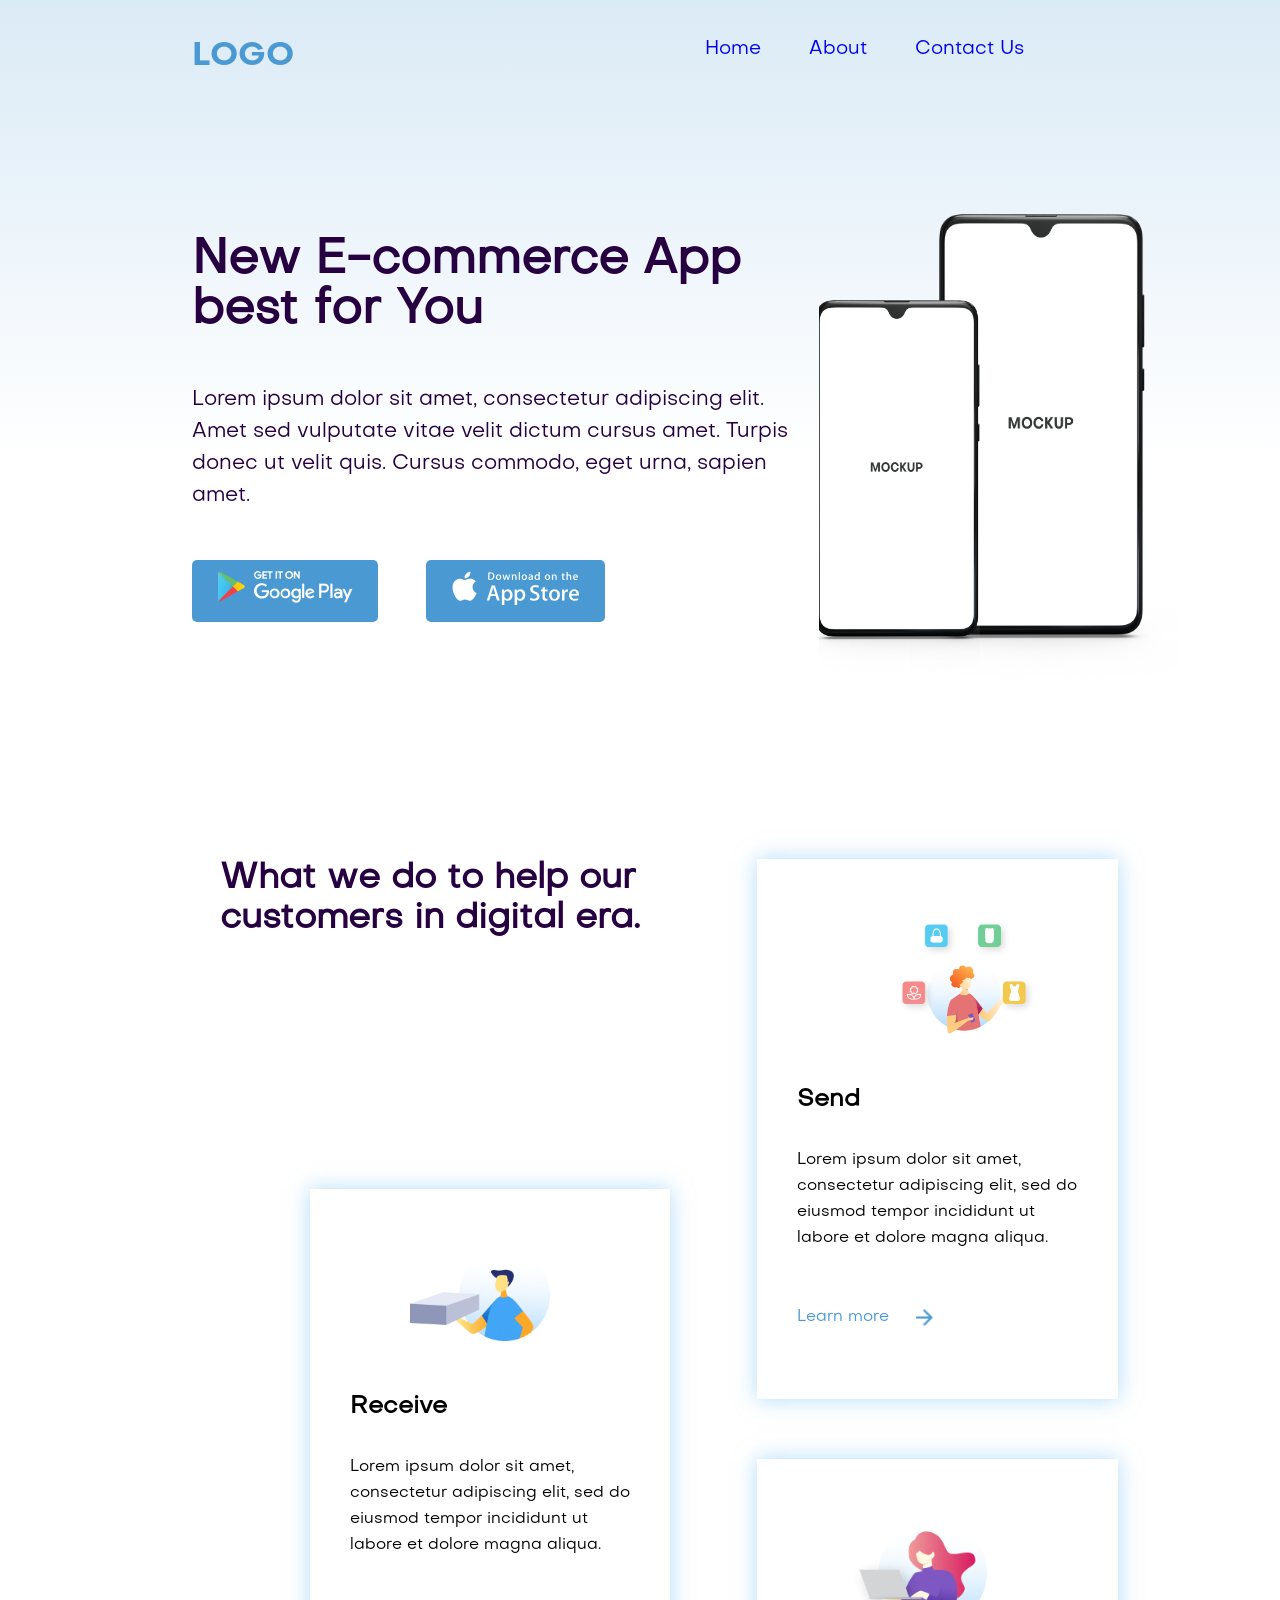
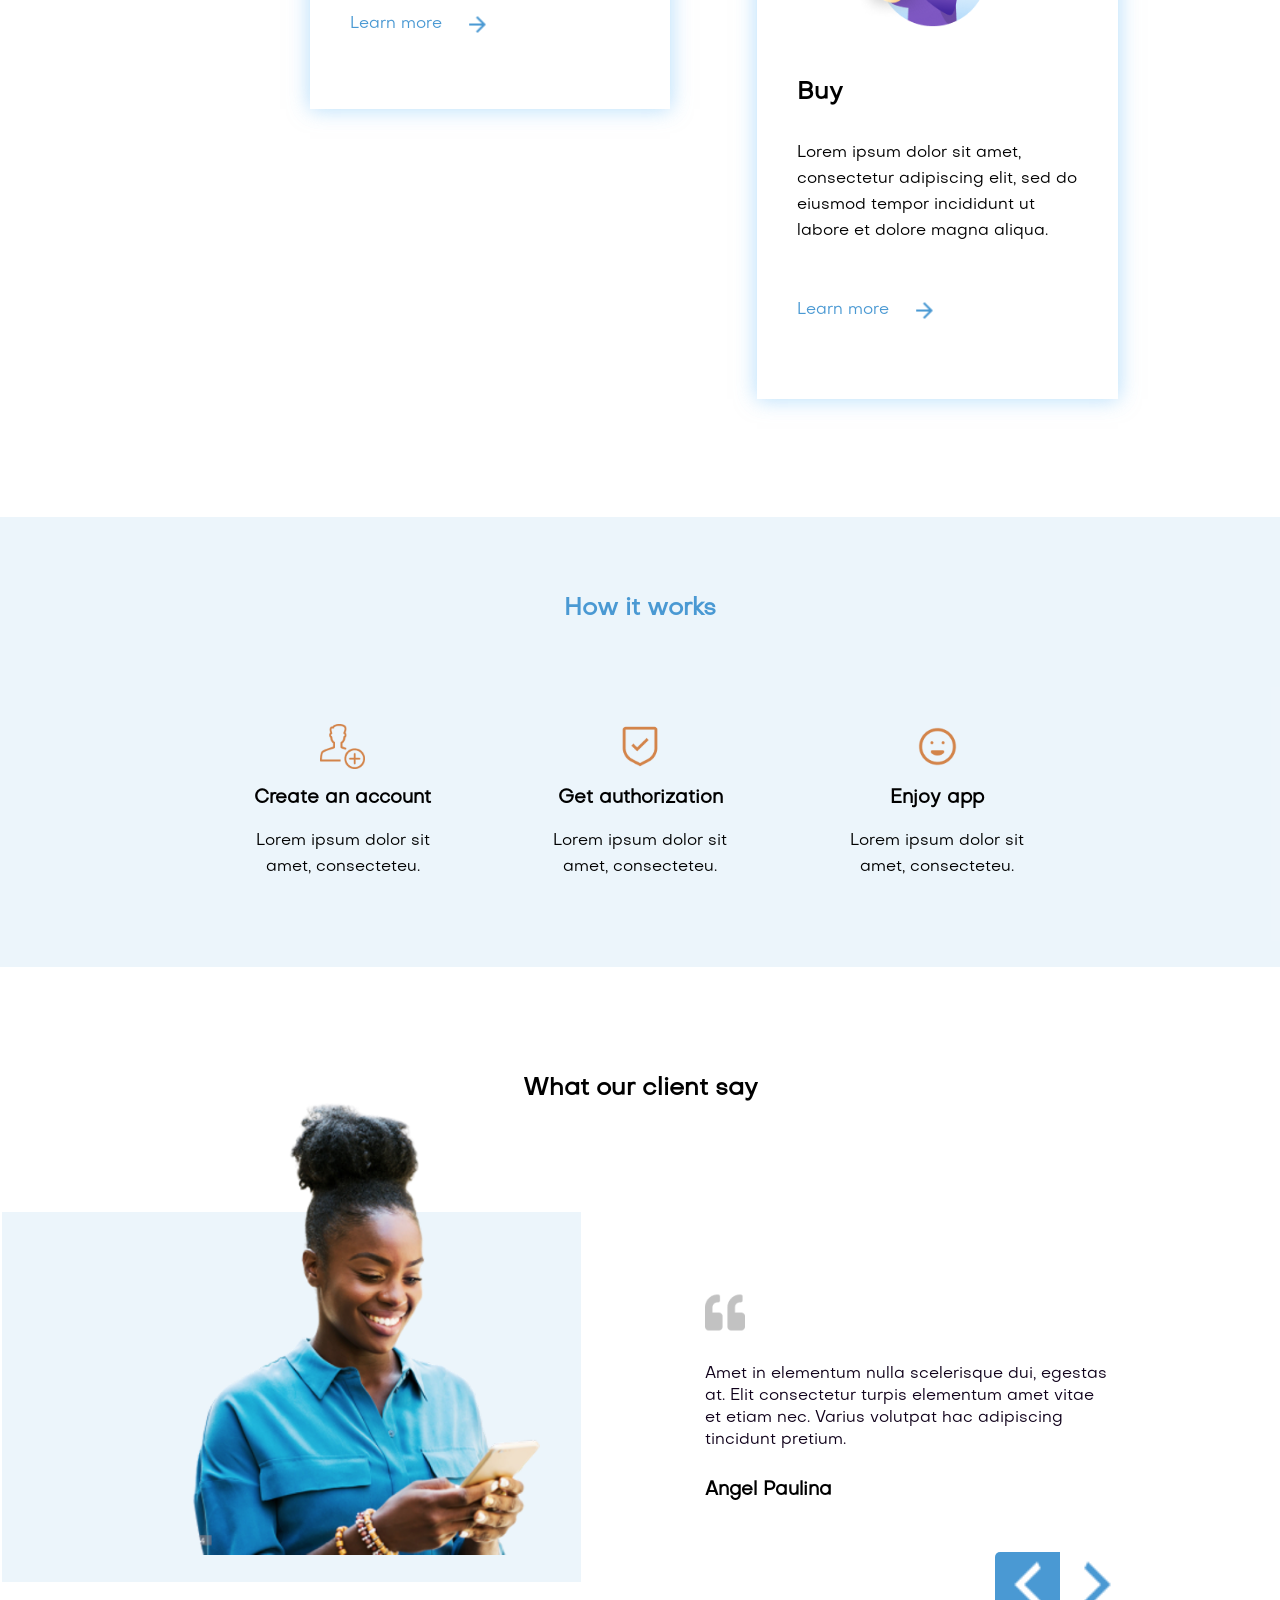
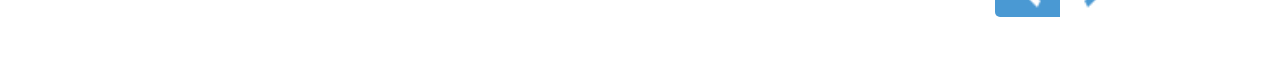
<file: CSS Advanced practice/E-comerce/index.html>
<!DOCTYPE html>
<html lang="en">
<head>
    <meta charset="UTF-8">
    <meta name="viewport" content="width=device-width, initial-scale=1.0">
    <link rel="stylesheet" href="styles.css">
    <title>E-comerce web</title>
</head>
<body>
   <div class="container">
        <nav>
            <h2 class="logo">LOGO</h2>
            <ul class="nav-items">
                <li class="nav-item"><a href="./home">Home</a></li>
                <li class="nav-item"><a href="#">About</a></li>
                <li class="nav-item"><a href="./contact">Contact Us</a></li>
            </ul>
        </nav>
        <section class="first-ad">
            <!-- The first righ div -->
            <div class="e-com">
                <h1>New E-commerce App best for You</h1>
                <p>Lorem ipsum dolor sit amet, consectetur adipiscing elit. Amet sed vulputate vitae velit dictum cursus amet. Turpis donec ut velit quis. Cursus commodo, eget urna, sapien amet. </p>
                <!-- the google- -->
                <div class="download-btns">
                    <div class="google-play">
                        <img src="./images/google_play.png" alt="">
                    </div>
                    <div class="apple">
                        <img src="./images/apple.png" alt="">
                    </div>
                </div>
                <!-- The second right div with mockup -->
            </div>
            <figure>
                <img id="lower" src="./images/mockup.png" alt="">
                <img id="upper" src="./images/mockup.png" alt="">
            </figure>
                
        </section>
        <section class="money-transfer">
            <div class="trans-items">
                <div class="itemo what"><h4>What we do to help our customers in digital era.</h4></div>
                <div class="item receive">
                    <img src="./images/receive_image.png" alt="">
                    <h2>Receive</h2>
                    <p class="trans-parag">Lorem ipsum dolor sit amet, consectetur adipiscing elit, sed do eiusmod tempor incididunt ut labore et dolore magna aliqua. </p>
                    <div class="direction">
                        <a href="#">Learn more</a>
                        <img src="./images/arrow.png" alt="">
                    </div>
                </div>
                <div class="item send">
                    <img src="./images/send_image.png" alt="">
                    <h2>Send</h2>
                    <p class="trans-parag">Lorem ipsum dolor sit amet, consectetur adipiscing elit, sed do eiusmod tempor incididunt ut labore et dolore magna aliqua. </p>
                    <div class="direction">
                        <a href="#">Learn more</a>
                        <img src="./images/arrow.png" alt="">
                    </div>
                </div>
                <div class="item buy">
                    <img src="./images/buy_img.png" alt="">
                    <h2>Buy</h2>
                    <p class="trans-parag">Lorem ipsum dolor sit amet, consectetur adipiscing elit, sed do eiusmod tempor incididunt ut labore et dolore magna aliqua. </p>
                    <div class="direction">
                        <a href="#">Learn more</a>
                        <img src="./images/arrow.png" alt="">
                    </div>
                </div>
            </div>
        </section>
        <div class="middle">
            <!-- This is the section of how it works -->

            <h2>How it works</h2>
            <div class="how">
                <div class="items create">
                    <img src="./images/create_account.png" alt="">
                    <h3>Create an account</h3>
                    <p>Lorem ipsum dolor sit amet, consecteteu.</p>
                </div>
                <div class="items authorize">
                    <img src="./images/get_authorization.png" alt="">
                    <h3>Get authorization</h3>
                    <p>Lorem ipsum dolor sit amet, consecteteu.</p>
                </div>
                <div class="items enjoy">
                    <img src="./images/enjoy_app.png" alt="">
                    <h3>Enjoy app</h3>
                    <p>Lorem ipsum dolor sit amet, consecteteu.</p>
                </div>
            </div>
        </div>
        <!-- This is the section of what our clients say -->
        <div class="client-say">
            <h2>What our client say</h2>
            <div class="client-items">
                <div class="client-item person">
                    <img src="./images/person.png" alt="The client person">
                </div>
                <div class="client-item words">
                    <div class="client-right comment">
                        <img src="./images/quotes.png" alt="">
                        <p>Amet in elementum nulla scelerisque dui, egestas at. Elit consectetur turpis elementum amet vitae et etiam nec. Varius volutpat hac adipiscing tincidunt pretium.</p>
                        <h3>Angel Paulina</h3>
                    </div>
                        <div class="client-right arrows">
                            <img id="blue" src="./images/less.png" alt="">
                            <img id="white" src="./images/greater.png" alt="">
                        </div>
                </div>
            </div>
        </div>
   </div>
   
</body>
</html>
</file>
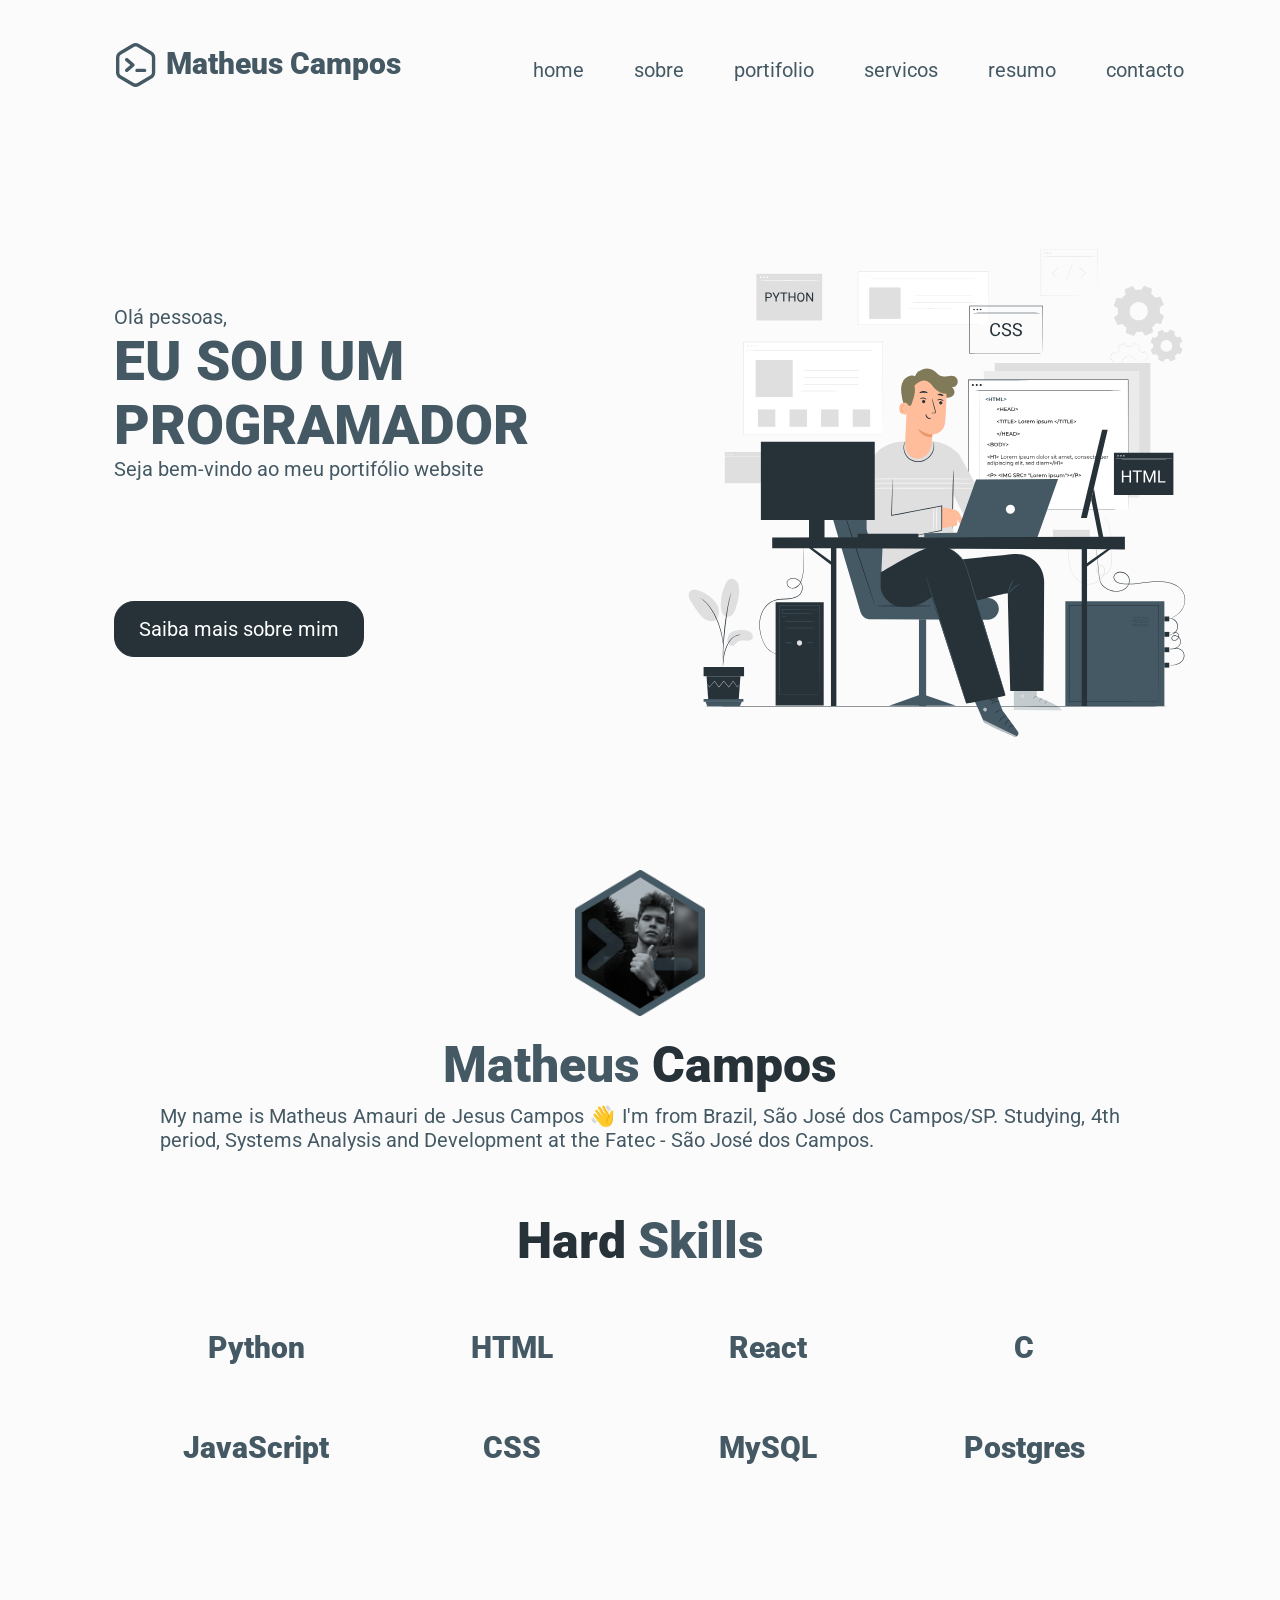
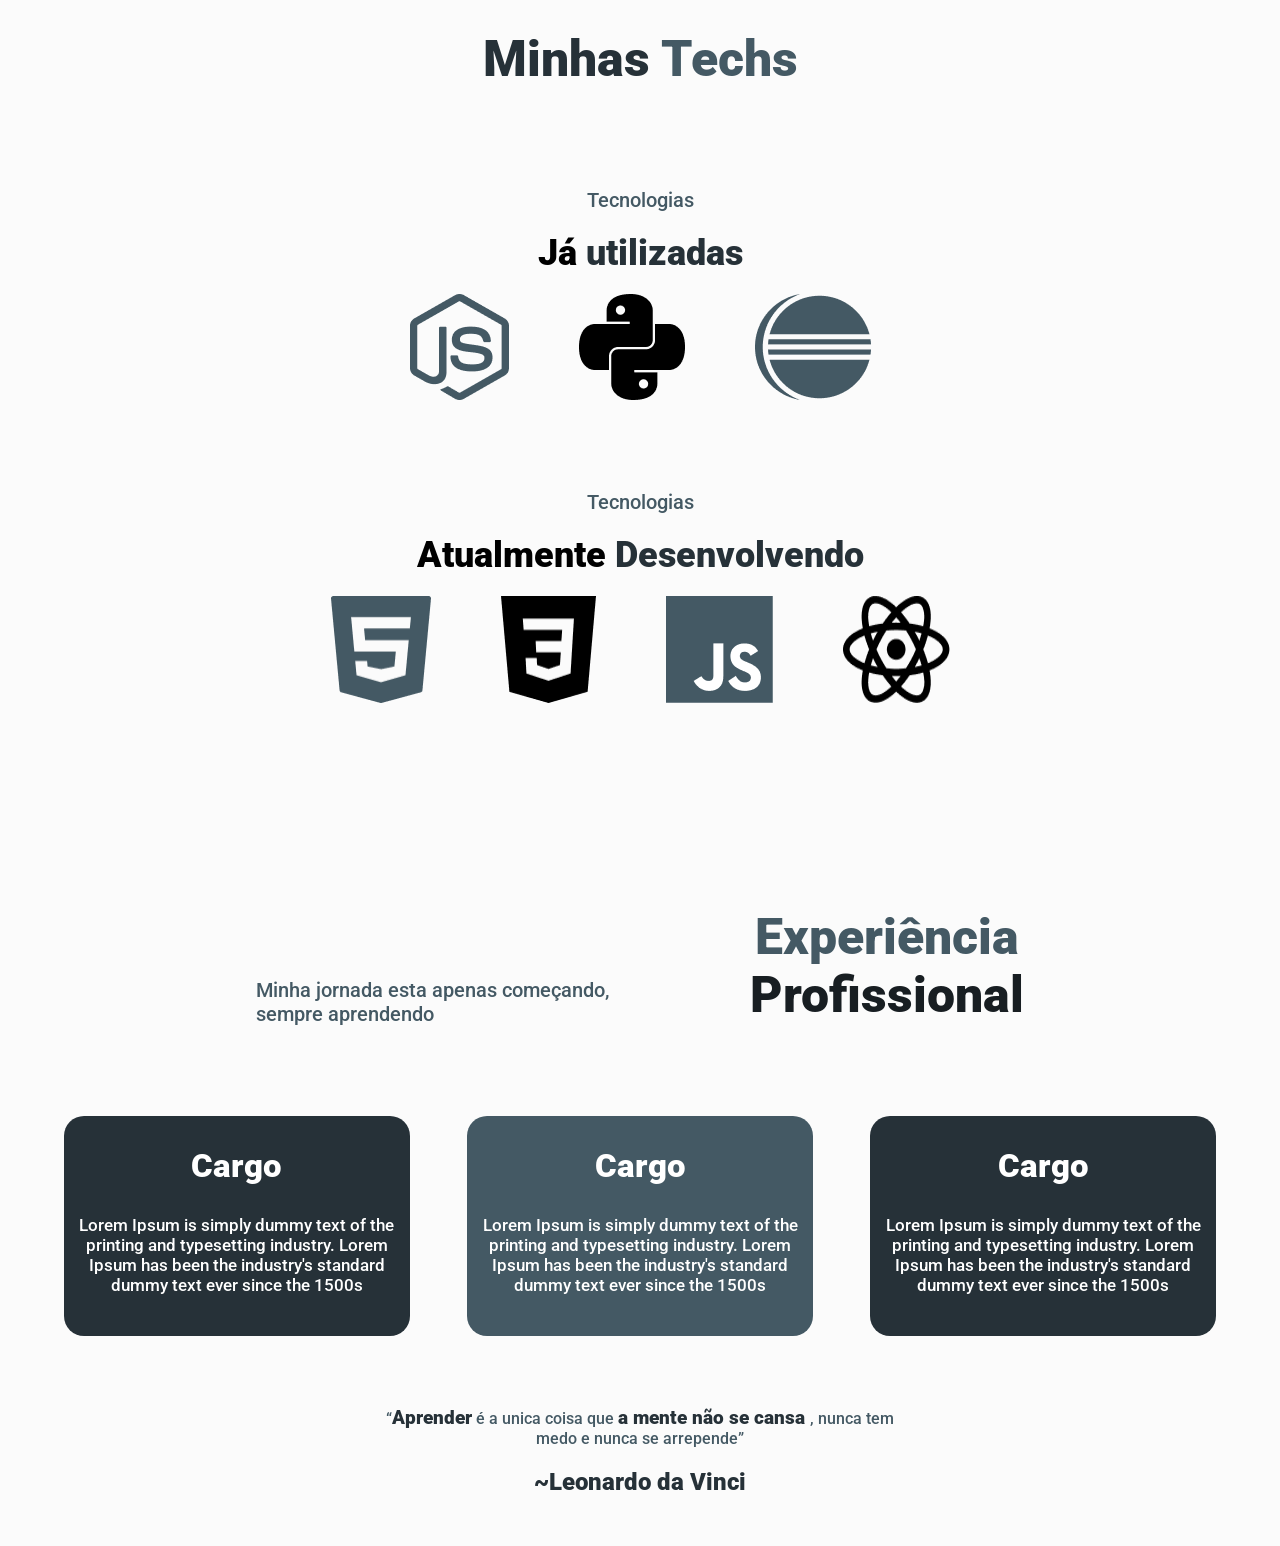
<file: CSS Advanced practice/Web portfolio/index.html>
<!DOCTYPE html>
<html lang="en">
<head>
    <meta charset="UTF-8">
    <meta name="viewport" content="width=device-width, initial-scale=1.0">
    <title>Document</title>
    <link rel="stylesheet" href="styles.css">
    <link rel="preconnect" href="https://fonts.googleapis.com">
    <link rel="preconnect" href="https://fonts.gstatic.com" crossorigin>
    <link href="https://fonts.googleapis.com/css2?family=Roboto:ital,wght@0,100..900;1,100..900&family=Space+Mono:ital,wght@0,400;0,700;1,400;1,700&display=swap" rel="stylesheet">
</head>
<body>
    <nav>
        <div id="logo">
            <img id="icon" src="./Group.svg" alt="code icon">
            <h3 class="nav-items header">Matheus Campos</h3>
        </div>
        <ul id="nav-items">
            <li class="nav-item"><a href="#">home</a></li>
            <li class="nav-item"><a href="#">sobre</a></li>
            <li class="nav-item"><a href="#">portifolio</a></li>
            <li class="nav-item"><a href="#">servicos</a></li>
            <li class="nav-item"><a href="#">resumo</a></li>
            <li class="nav-item"><a href="#">contacto</a></li>
        </ul>
    </nav>
    <main>
        <div id="contents">
            <p class="content">Olá pessoas,</p>
            <h1 class="content">EU SOU UM PROGRAMADOR</h1>
            <p class="content">Seja bem-vindo ao meu portifólio website</p>
            <button id="saiba">Saiba mais sobre mim</button>
        </div>
        <div id="ad_img">
            <img id="ad_image" src="./Home_art 1.svg" alt="The ad image">
        </div>
    </main>
    <figure id="matheus-figure">
        <img id="matheus_about" src="./matheus_about.png" alt="The image of a person">
    </figure>
    <section id="description">
        <h1 id="name">Matheus <span class="bold-head">Campos</span></h1>
        <p>My name is Matheus Amauri de Jesus Campos 👋
            I'm from Brazil, São José dos Campos/SP. Studying, 4th period, Systems Analysis and Development at the Fatec - São José dos Campos.
        </p>
    </section>
    <h1 id="hard"><span class="bold-head">Hard</span> Skills</h1>
    <div class="skills">
        <div class="skill">Python</div>
        <div class="skill">HTML</div>
        <div class="skill">React</div>
        <div class="skill">C</div>
        <div class="skill">JavaScript</div>
        <div class="skill">CSS</div>
        <div class="skill">MySQL</div>
        <div class="skill">Postgres</div>
    </div>
    <h1 id="minhas"><span class="bold-head">Minhas</span> Techs</h1>
    <div class="tecnologias-items">
        <div class="utilizadas">
            <p>Tecnologias</p>
            <h3 id="ja">Já <span class="bold-head"> utilizadas</span></h3>
            <figure class="utilizadas-img">
                <img src="./Vector.png" alt="" class="uti-img">
                <img src="./python.png" alt="" class="uti-img">
                <img src="./Vector 2.png" alt="" class="uti-img">
            </figure>
        </div>
        <div class="utilizadas">
            <p>Tecnologias</p>
            <h3 id="ja">Atualmente <span class="bold-head"> Desenvolvendo</span></h3>
            <figure class="utilizadas-img">
                <img src="./HTML.png" alt="" class="uti-img">
                <img src="./Vector 3.png" alt="" class="uti-img">
                <img src="./JS.png" alt="" class="uti-img">
                <img src="./Vector 4.png" alt="" class="uti-img">
            </figure>
        </div>
    </div>
    <div id="min-exp">
        <div id="minha">
            <p>Minha jornada esta apenas começando, sempre aprendendo</p>
        </div>
        <div id="exp-pro">
            <h3 id="experiencia">Experiência</h3>
            <h3 id="profissional" style="color: #181e22;">Profissional</h3>
        </div>
    </div>
    <div class="cargo">
        <div class="cargo-items first">
            <h3>Cargo</h3>
            <p>Lorem Ipsum is simply dummy text of the printing and typesetting industry. Lorem Ipsum has been the industry's standard dummy text ever since the 1500s</p>

        </div>
        <div class="cargo-items second">
            <h3>Cargo</h3>
            <p>Lorem Ipsum is simply dummy text of the printing and typesetting industry. Lorem Ipsum has been the industry's standard dummy text ever since the 1500s</p>
            
        </div>
        <div class="cargo-items third">
            <h3>Cargo</h3>
            <p>Lorem Ipsum is simply dummy text of the printing and typesetting industry. Lorem Ipsum has been the industry's standard dummy text ever since the 1500s</p>
            
        </div>
    </div>
    <footer>
        <div id="parag">
            <p>“<span class="bolder">Aprender</span> é a unica coisa que <span class="bolder"> a mente não se cansa </span>, nunca tem medo e nunca se arrepende”</p>
        </div>
        <h2>~Leonardo da Vinci</h2>
    </footer>
</body>
</html>
</file>
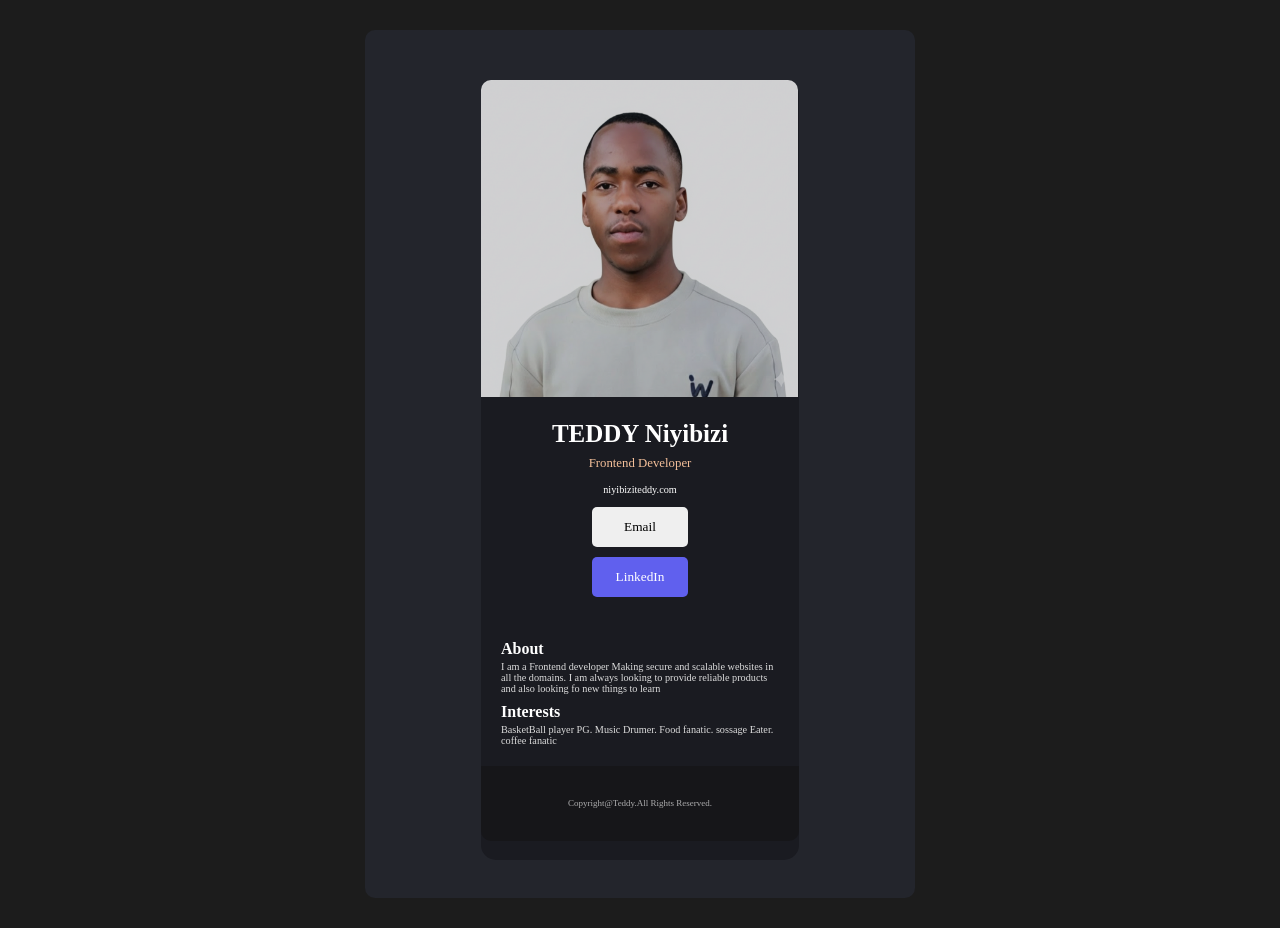
<file: CSS Basic practice/Digital_business_card/html_doc.html>
<!DOCTYPE html>
<html lang="en">
<head>
    <meta charset="UTF-8">
    <meta name="viewport" content="width=device-width, initial-scale=1.0">
    <title>Business Card</title>
    <link rel="stylesheet" href="css_doc.css">
</head>
<body>
    <div id="card_container">
        <div id="card">
            <figure>
                <img src="./pasport.png" alt="My passport image">
            </figure>
            <section id="my_info">
                <h2>TEDDY Niyibizi</h2>
                <p id="work">Frontend Developer</p>
                <a href="mywebsite.com" target="_blank">niyibiziteddy.com</a>
                <section id="socialmedia">
                    <button>Email</button>
                    <button id="linkedIn">LinkedIn</button>

                </section>
            </section>
            <section class="about">
                
                <h3 id="about">About</h3>
                <p class="description">
                    I am a Frontend developer Making secure and scalable websites 
                    in all the domains. I am always looking to provide reliable products
                    and also looking fo new things to learn
                </p>
                <h3 id="interests">Interests</h3>
                    <p class="description">
                        BasketBall player PG. Music Drumer. Food fanatic. 
                        sossage Eater. coffee fanatic
                    </p>
            </section>
            <footer>
                <p id="footer">Copyright@Teddy.All Rights Reserved.</p>
            </footer>
        </div>
    </div>
</body>
</html>
</file>
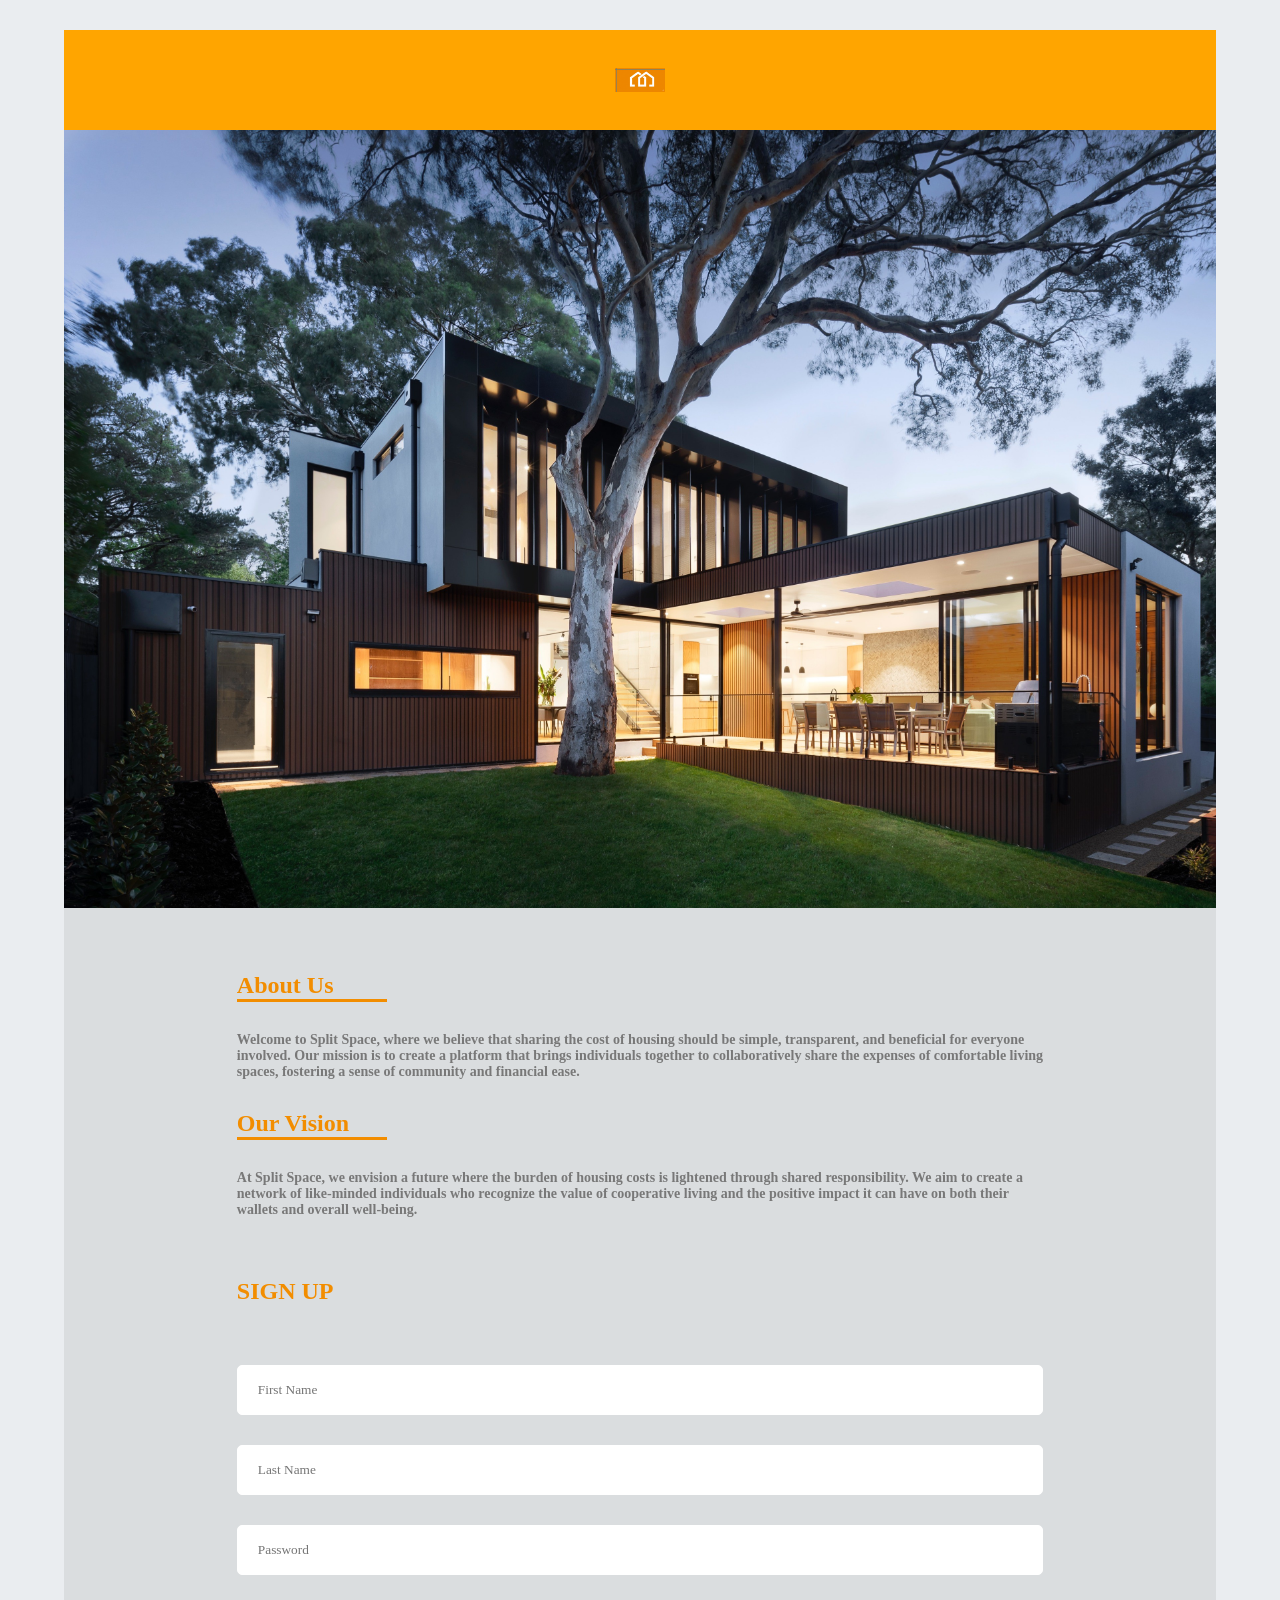
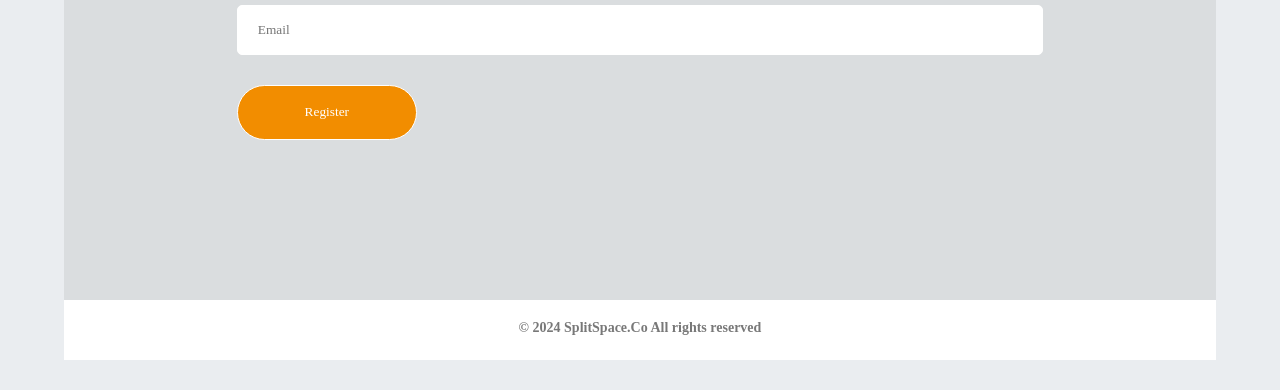
<file: CSS Basic practice/SplitSpace/html_doc.html>
<!DOCTYPE html>
<html lang="en">
<head>
    <meta charset="UTF-8">
    <meta name="viewport" content="width=device-width, initial-scale=1.0">
    <link rel="stylesheet" href="stylesheet.css">
    <title>SplitSpace</title>
</head>
<body>
    <div id="container">
        <header>
            <div id="logo">
                <img id="head" src="./split_logo.png" alt="The Image log">
            </div>
        </header>
        <figure>
            <img id="house" src="./body_img.jpg" alt="The image of the house">
        </figure>
        <section id="ourcompany">
            <div id="about">
                <h2>About Us</h2>
                <p >Welcome to Split Space, 
                    where we believe that sharing the cost of housing should be simple, transparent, and beneficial for everyone involved. Our mission is to create a platform that brings individuals together to collaboratively share the expenses of comfortable living spaces, fostering a sense of community and financial ease.
                </p>
            </div>
            <div id="vision">
                <h2>Our Vision</h2>
                <p>At Split Space, we envision a future where the burden of housing costs is lightened through shared responsibility. We aim to create a network of like-minded individuals who recognize the value of cooperative living and the positive impact it can have on both their wallets and overall well-being.

                </p>
            </div>
        </section>
        
        <h2 id="sign_up">SIGN UP</h2>
        <div id="input_fields">
            <input class="inputs" type="text" placeholder="First Name" name="first_name">
            <input class="inputs" type="text" placeholder="Last Name" name="last_name">
            <input class="inputs" type="password" placeholder="Password" name="password">
            <input class="inputs" type="email" placeholder="Email" name="email">
            <input id="register" type="submit" value="Register">
        </div>
        <footer>
            <p id="footer">© 2024 SplitSpace.Co All rights reserved</p>
        </footer>
    </div>
</body>
</html>
</file>
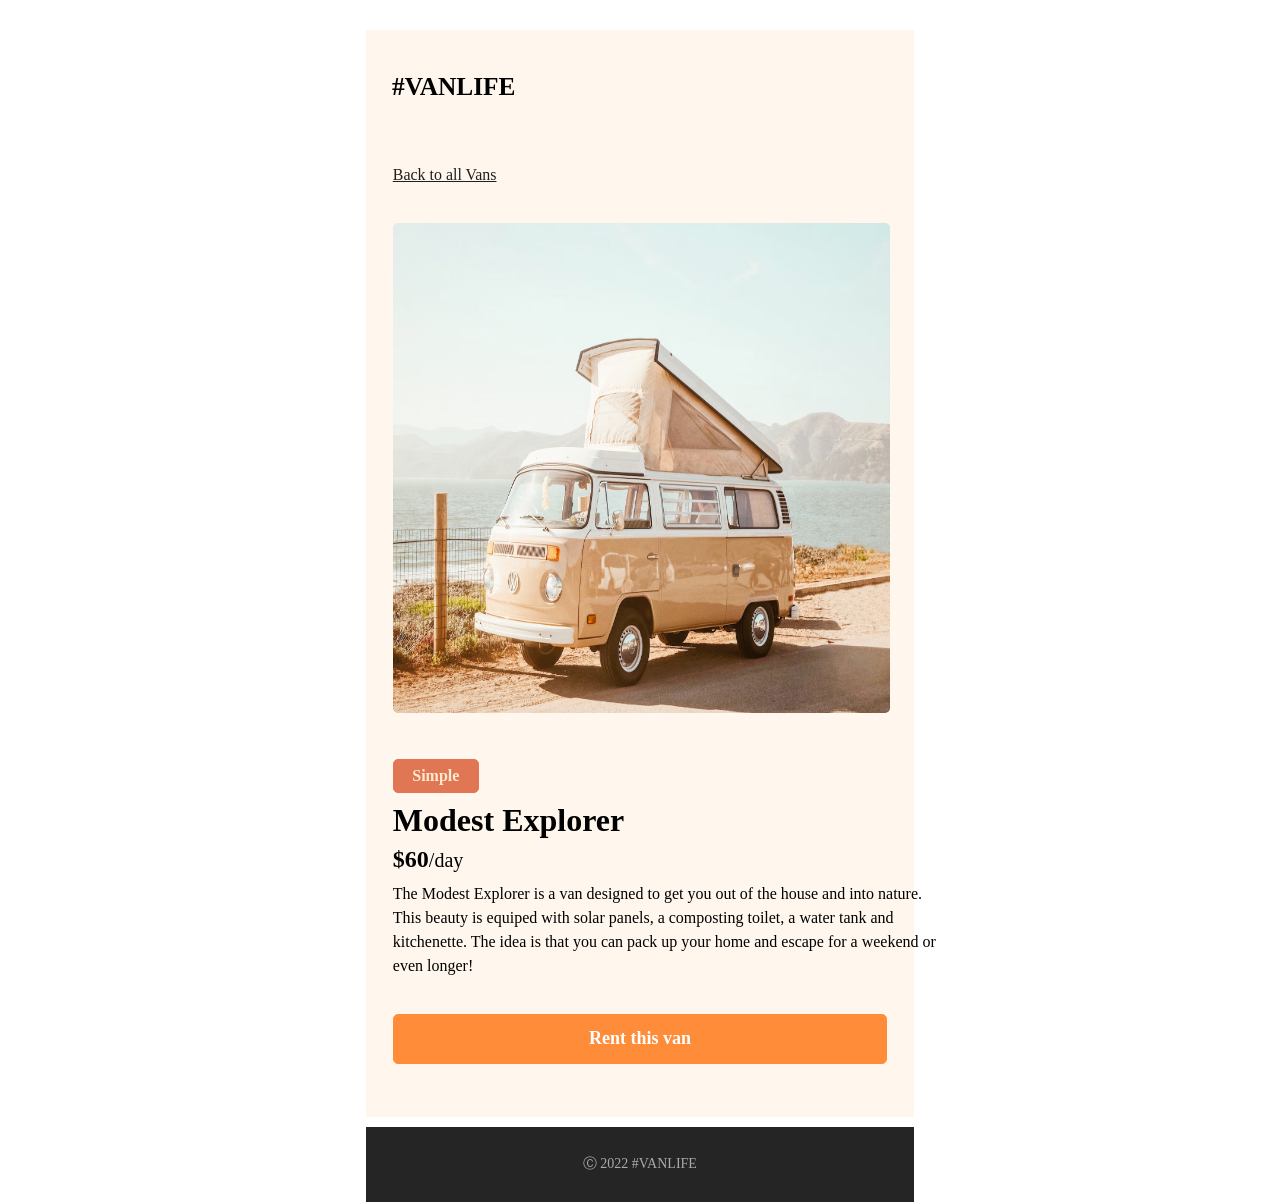
<file: CSS Basic practice/VanLife/html_doc.html>
<!DOCTYPE html>
<html lang="en">
<head>
    <meta charset="UTF-8">
    <meta name="viewport" content="width=device-width, initial-scale=1.0">
    <link rel="stylesheet" href="./css_doc.css">
    <title>Vanlife</title>
</head>
<body>
    <div id="card_container">
        <header>
        <h2 id="vanlife">#VANLIFE</h2>
        </header>
        <a href="./back_to_all_vans">Back to all Vans</a>
        <figure>
            <img src="./van_img.png" alt="The Image of the Van">
        </figure>
        <button id="simple">Simple</button>
        <h2 id="explorer">Modest Explorer</h2>
        <p id="price"><span id="price_num">$60</span>/day</p>
        <p id="description">
            The Modest Explorer is a van designed to get you out of the house and into nature. This beauty is equiped with solar panels, a composting toilet, a water tank and kitchenette. The idea is that you can pack up your 
            home and escape for a weekend or even longer!
        </p>
        <button id="rent">Rent this van</button>
        <footer>
        <p id="footer">Ⓒ 2022 #VANLIFE</p>
        </footer>
    </div>
    
    

</body>
</html>
</file>
<file: CSS Advanced practice/E-comerce/styles.css>
@font-face {
    font-family: 'objective-bold';
    src: url("./fonts/Objective-Bold.woff2") format('woff2');
    font-weight: 700;
    font-style: normal;
}
@font-face {
    font-family: 'objective-normal';
    src: url("./fonts/Objective-Regular.woff2") format('woff2');
    font-weight: 400;
    font-style: normal;
}
*{
    padding: 0;
    margin: 0;
    box-sizing: 0;
    font-family: 'objective-normal';
}
.container{
    background: linear-gradient(rgba(74, 153, 211, 0.2),rgba(74, 153, 211, 0.1),white 60%);
    height: 768px;
}
nav{
    width: 70%;
    margin: 0px  auto;
    padding: 2.5rem;
    display: flex;
    justify-content: space-between;
    height: 2.2rem;
}
nav h2{
    color: rgba(74, 153, 211, 1);
    font-family: 'objective-bold';
    font-size: 2rem;
}
.nav-items{
    display: flex;
    column-gap: 3rem;
    margin-right: 4rem;
}
.nav-item{
    list-style: none;
    font-size: 1.2rem;
    color: rgba(38, 0, 65, 1);
}
.nav-items a{
    text-decoration: none;
}
.first-ad{
    display: flex;
    height: 550x;
    width: 70%;
    margin: 4rem 0rem 4rem 12rem;
}
.e-com{
    position: relative;
    display: flex;
    height: 500px;
    justify-content: center;
    flex-direction: column;
    row-gap: 3rem;
    width: 70%;
    z-index: 0;
    background: transparent;
}
.e-com h1{
    letter-spacing: 2%;
    color: rgba(38, 0, 65, 1);
    font-size: 3rem;
}
.e-com p{
    color: rgba(38, 0, 65, 1);
    font-size: 1.3rem;
    line-height: 2rem;
}

.download-btns{
    display: flex;
    flex-direction: row;
    justify-content: space-between;
    width: 60%;
    display: flex;
    gap: 3rem;
}
.google-play, .apple{
    padding: 0.7rem 1.6rem;
    background-color: rgba(74, 153, 211, 1);
    border-radius: 5px;
}

#upper{
    position: relative;
    right: 90px;
    width: 100%;
    height: 100%;
    object-fit: cover;
    z-index: 1;
    background: transparent;
}
#lower{
    position: relative;
    top: 93px;
    margin-right: 20px;
    width: 60%;
    height: 80%;
    object-fit: cover;
    z-index: 2;
}
.first-ad figure{
    display: flex;
    width: 30%;
}
.trans-items{
    display: flex;
    flex-wrap: wrap;
    flex-direction: column;
    justify-content: space-between;
    padding: 30px;
    width: 73%;
    height: 1100px;
    margin: 150px 0px 2rem 230px ;
}
.trans-items .item{
    width: 30%;
    height: 400px;
}
.what{
    color: rgba(38, 0, 65, 1);
    width: 45%;
    position: relative;
    right: 40px;
    flex-basis: 200px;
    line-height: 40px;
    font-size: 35px;
    letter-spacing: 4%;

}
.receive img{
    position: relative;
    right: 40px;
}
.receive, .buy, .send{
    box-shadow: 0.1px 0.1px 20px rgba(140, 203, 248, 0.5), 0.1px 0.1px 20px rgba(139, 207, 255, 0.2);
}
.send, .buy{
    flex-basis: 460px;
}
.receive{
    flex-basis: 440px;
    position: relative;
    top: -250px;
    left: 50px;
}
.buy{
    position: relative;
    top: 40px;
}
.send, .receive, .buy{
    padding: 40px;
}
.buy img{
    position: relative;
    right: 50px;
}

.trans-items img{
    margin: 20px 100px;
    width: 50%;
}
.trans-items .trans-parag{
    line-height: 26px;
}
.item{
    display: flex;
    flex-direction: column;
    gap: 34px;
}
.direction{
    width:400px;
    display: flex;
    align-items: center;
    justify-content: space-between;

}
.direction img{
    width: 25px;
    position: relative;
    right: 160px;
    
}
.direction a{
   text-decoration: none;
   color: rgba(74, 153, 211, 1);
    
}
/* How it works section */
.middle h2{
    color: rgba(74, 153, 211, 1);
    text-align: center;
    margin-top: 70px;
}
.middle{
    padding: 10px;
    margin-top: 8rem;
    height: 430px;
    background-color: rgba(74, 153, 211, 0.1);
}
.how{
    margin: 5rem auto;
    width: 80%;
    display: flex;
    justify-content: space-evenly;
}
.how p{
    line-height: 26px;
    text-align: center;
}
.items{
    display: flex;
    flex-direction: column;
    align-items: center;
    justify-content: center;
    width: 18%;
    height: 200px;
    gap: 20px;
}

.how img{
    width: 25%;
}
/* What our client say section */
.client-say{
    padding: 10px;
}
.client-say h2{
    margin-top: 100px;
    text-align: center;
}
.client-items{
    display: flex;
    justify-content: space-around;
}
.client-item{
    margin-top: 110px;
    width: 40%;
    height: 325px;
}
.client-items .person{
    position: relative;
    left: -60px;
    height: 370px;
    background-color: rgba(74, 153, 211, 0.1);
    width: 46%;
}
.client-items .words p{
    color: rgba(15, 0, 26, 1);
    line-height: 22px;
}
.client-items .words{
    position: relative;
    top: 40px;
    left: -70px;
    display: flex;
    flex-direction: column;
    justify-content: space-between;
    padding: 40px 40px 0px 30px;
    width: 32%;
    height: 280px;
}
.client-items .person img{
    width: 60%;
    position: relative;
    left: 190px;
    top: -110px;
    
}
.client-items .words{
    display: flex;
}
.client-item .comment{
    display: flex;
    flex-direction: column;
    gap: 30px;
}
.client-item .comment img{
    width: 10%;
}
#blue, #white{
    border-radius: 5px 0px 0px 5px;  
    width: 65px;
}
.client-item .arrows{
    position: relative;
    top: 50px;
    left: 90px;
    margin-left: 200px;
}
#blue{
    background-color: rgba(74, 153, 211, 1);
}
#white{
    background-color: white;
}
</file>
<file: CSS Advanced practice/Web portfolio/styles.css>
*{
    padding: 0;
    margin: 0;
    box-sizing: border-box;
    font-family: 'Roboto', sans-serif;
}
body{
    background-color: #FBFBFB;
}
nav{
    display: flex;
    justify-content: space-between;
    width: 90%;
    height: 100px;
    margin: 20px  auto 100px auto;
    align-items: center;
    padding: 2rem;

}
/* The logo designs */
#logo{
    display: flex;
    justify-content: space-between;
    column-gap: 10px;
    padding: 10px 20px 20px 20px;
}
#icon{
    width: 40px;
}
.header{
    margin-top: 3px;
    font-size: 30px;
    font-weight: 900;
    color: #445964;
}
/* The nav-links */
#nav-items{
    
    display: flex;
    column-gap: 50px;
}
.nav-item{
    list-style: none;
}
a{
    text-decoration: none;
    font-size: 20px;
    color: #445964;
}
/* The content */
main{
    display: flex;
    width: 90%;
    margin: 20px auto;
    height: 500px;
}
#contents{
    margin-top: 30px;
    width: 90%;
    padding: 50px;
    padding-top: 5px;
    height: 500px;
    color: #445964;

}

.content{
    position: relative;
    top: 50px;
}
.content p{
    margin-top: 5px;
    margin-left: 30px;
}
#contents h1{
    font-size: 55px;
    font-weight: 900;
}
#contents p{
    font-size: 20px;
}
#saiba{
    position: relative;
    top: 170px;
    background-color: #263138;
    padding: 15px;
    width: 250px;
    border: 1px solid #263138;
    border-radius: 20px;
    color: white;
    font-weight: 900px;
    font-size: 20px;
}
#ad_img{
    margin-top: 20px;
    width: 90%;
    height: 200px;
}
#ad_image{
    width: 100%;
    height: 500px;
}
#matheus_about{
    display: block;
    width: 130px;
    margin: 150px auto 20px auto;
}
#description{
    width: 75%;
    margin: 10px auto;
}
#name, #hard, #minhas, #exp-pro h3{ 
    text-align: center;
    color: #445964;
    font-weight: 900;
    font-size: 50px;
}
#description p{
    text-align: justify;
    margin-top: 10px;
    font-size: 20px;
    color: #445964;
}
#hard{
    margin-top: 60px;
    margin-bottom: 60px;
}
.bold-head{
    color: #263138;
}
.skills{
    display: flex;
    height: 200px;
    width: 80%;
    flex-wrap: wrap;
    margin: 20px auto 100px auto;
}
.skill{
    width: 25%;
    height: 100px;
    text-align: center;
    font-size: 30px;
    font-weight: 900;
    color: #445964;
}
#minhas{
    margin-bottom: 100px;
    
}
.tecnologias-items{
    height: 700px;
    display: flex;
    flex-direction: column;
    align-items: center;
    row-gap: 90px;
    text-align: center;
    margin-top: 100px;
    margin-bottom: 20px;
}
.utilizadas-img{
    display: flex;
    column-gap: 70px;
}
.utilizadas{
    display: flex;
    flex-direction: column;
    gap: 20px;
}
.utilizadas p, #min-exp{
    color: #445964;
    font-size: 20px;
    font-weight: 500;
}
.utilizadas h3{
    font-size: 36px;
    font-weight: 900;
}
#min-exp{
    display: flex;
    width: 60%;
    margin: 0px auto 90px auto;
    column-gap: 70px;

}
#minha p{
    margin-top: 70px;
}
.cargo{
    display: flex;
    text-align: center;
    justify-content: space-between;
    margin: 30px auto 70px auto;
    width: 90%;

}
.cargo h3{
    margin: 30px auto;
    font-size: 33px;
    font-weight: 900;
    color: white;
}
.cargo-items{
    width: 30%;
    height: 220px;
    border-radius: 20px;
}

.first,.third{
    background-color: #263138;
}
.second{
    background-color: #445964;
}
.cargo p{
    font-size: 17px;
    font-weight: 500;
    color: white;
}
footer{
    width: 40%;
    margin: 50px auto;
    gap: 20px;
    display: flex;
    flex-direction: column;
    text-align: center;
}
.bolder{
    font-weight: 900;
    font-size: 19px;
    color: #263138;
}
#parag p{
    font-weight: 500;
    font-size: 16px;
    color: #445964;
}
footer h2{
    font-weight: 900;
    font-size: 24px;
    color: #263138;
}
</file>
<file: CSS Basic practice/Digital_business_card/css_doc.css>
*{
    padding: 0;
    margin: 0;
    box-sizing: border-box;
    font-family: Inter;
}
body{
    background-color: #1C1C1C;
}
#card{
    background-color: #1A1B21;
    width: 318px;
    height: 780px;
    margin: 30px auto;
    border-radius: 15px;
}
#card_container{
    width: 550px;
    height: 868px;
    background-color: #23252C;
    margin: 30px auto;
    padding: 20px 40px;
    border-radius: 10px;
}
img{
    width: 317px;
    height: 317px;
    border-radius: 10px 10px 0 0;
    opacity: 0.8;
}
#my_info{
    color: white;
    margin: 20px 0px;
    text-align: center;
}
button{
    display: block;
    margin-inline: auto;
    margin-top: 10px;
    padding: 10px;
    width: 30%;
    border: 0px;
    height: 40px;
    border-radius: 5px;
}
button:hover{
    color: white;
}
button:hover,#linkedIn:hover{
    background-color: rgb(94, 91, 88);
}
.about{
    color: white;
    padding: 20px;
}
#interests,#about{
    font-size: 16px;
    font-weight: 700px;
    line-height: 150%;
}
#interests{
    margin-top: 6px;
}
/* name */
h2{
    margin-bottom: 10px;
    font-style: Bold;
    font-size: 25px;
    line-height: 100%;
    letter-spacing: 0%;
}
/* frontend */
#work{
    color: #F3BF99;
    font-size: 12.8px;
    margin-bottom: 8px;
}
/* link */
a{
    text-decoration: none;
    color: white;
    font-size: 10.24px;
    letter-spacing: 0%;
}
a:hover{
    color: rgb(77, 77, 150);
}
.description{
    color: #DCDCDC;
    font-size: 10.24px;
    font-weight: 400px;
}
#linkedIn{
    background-color: rgb(96, 96, 238);
    color: white;
}
footer{
    background-color: #161619;
    height: 75px;
    border-radius: 0 0 10px 10px;
}
#footer{
    width: 175px;
    height: 11px;
    text-align: center;
    color: #FFFFFFA6;
    font-size: 9px;
    margin-inline: auto;
    padding-top: 10%;

}
</file>
<file: CSS Basic practice/SplitSpace/stylesheet.css>
*{
    padding: 0;
    margin: 0;
    box-sizing: border-box;
    font-family: Inter;
}
body{
    background-color: rgb(234, 237, 240);
}
#container{
    width: 90%;
    margin: 30px auto;
    background-color: rgb(218, 221, 223);
}
header{
    height: 100px;
    background-color: orange;
}
#head{
    width: 100%;
    height: 100%;
    object-fit: contain;
}
#logo{
    height: 100px;
    width:  50px;
    margin: 0px auto;
}
#house{
    width: 100%;
}
#ourcompany, #sign_up, #input_fields{
    margin: 60px auto;
    width: 70%;
    

}
h2{
    color: #F28D00;
}
#ourcompany h2{
    display: inline-block;
    border-bottom: 3px solid #F28D00;
    max-width: 150px;
    width: 20%;
}
#ourcompany h2, #about p{
    margin-bottom: 30px;
}
#input_fields{
    display: flex;
    flex-direction: column;
    gap: 30px;
}
p{
    font-size: 14px;
    color: #787878;
    font-weight: 700;
}

.inputs{
    height: 50px;
    padding: 20px;
    border-radius: 5px;
    border: 1px solid white;
}
#register{
    width: 180px;
    height: 55px;
    border: 1px solid;
    border-radius: 100px;
    color: white;
    background-color: #F28D00;
    margin-bottom: 100px;
}
footer{
    margin-top: 50px;
    height: 60px;
    background-color: white;
}
#footer{
    padding: 20px;
    text-align: center;
}
</file>
<file: CSS Basic practice/VanLife/css_doc.css>
*{
    padding: 0;
    margin: 0;
    box-sizing: border-box;
    font-family: Inter;
    position: relative;
}
#card_container{
    width: 548.15px;
    margin: 30px auto;
    background-color: #FFF7ED;
}
#vanlife{
    font-family: Inter;
    font-weight: 900;
    font-size: 25.35px;
    line-height: 40.27px;
    top: 36px;
    left: 26px;
}
header{
    width: 548.15px;
    height: 111.62px;
    left: 0.06px;
    background-color: #FFF7ED;
}
a{
    top: 22.23px;
    left: 26.85px;
    color: #201F1D;
    font-weight: 500;
    font-size: 15.95px;
    line-height: 22.92px;
    
}
/* the relative elements */
img{
    top: 58.42px;
    left: 26.91px;
    width: 497.32px;
    height: 490.35px;
    margin-bottom: 50px;
    border-radius: 5px;
}
#simple{
    width: 85.7109px;
    height: 33.88px;
    top: 50.38px;
    left: 27.06px;
    margin-bottom: 20.38px;
    color: #FFEAD0;
    background-color: #E17654;
    font-size: 16px;
    font-weight: 600;
    border:1px #E17654 solid;
    border-radius: 5px;
}
#explorer{
    top: 20.38px;
    left: 26.91px;
    margin-top: 20.38px;
    margin-bottom: 9.73px;
    height: 34px;
    font-size: 32px;
    font-weight: bold;
    line-height: 33.65px;
}
#price{
    top: 9.73px;
    height: 45px;
    width: 494.33px;
    left: 26.91px;
    font-weight: 500;
    font-size: 20px;
    line-height: 44.15px;
}
#price_num{
    font-weight: 700;
    font-size: 24px;

}
#description{
    height: 120px;
    top: 9.81px;
    font-size: 16px;
    line-height: 23.92px;
    font-weight: 500;
    left: 26.91px;

}
#rent{
    top: 21.64px;
    left: 26.91px;
    height: 49.83px;
    width: 494.33px;
    background-color: #FF8C38;
    border-radius: 4.98px;
    border:1px #FF8C38 solid;
    color: white;
    font-size: 18px;
    font-weight: 550;
}
footer{
    top:84.91px;
    height: 74.75px;
    background-color: #252525;
}
#footer{
    color: #AAAAAA;
    font-size: 14px;
    font-weight: 500px;
    line-height: 22.92px;
    top: 25.68px;
    left: 106px;
    width: 335.87px;
    text-align: center;

}
</file>
